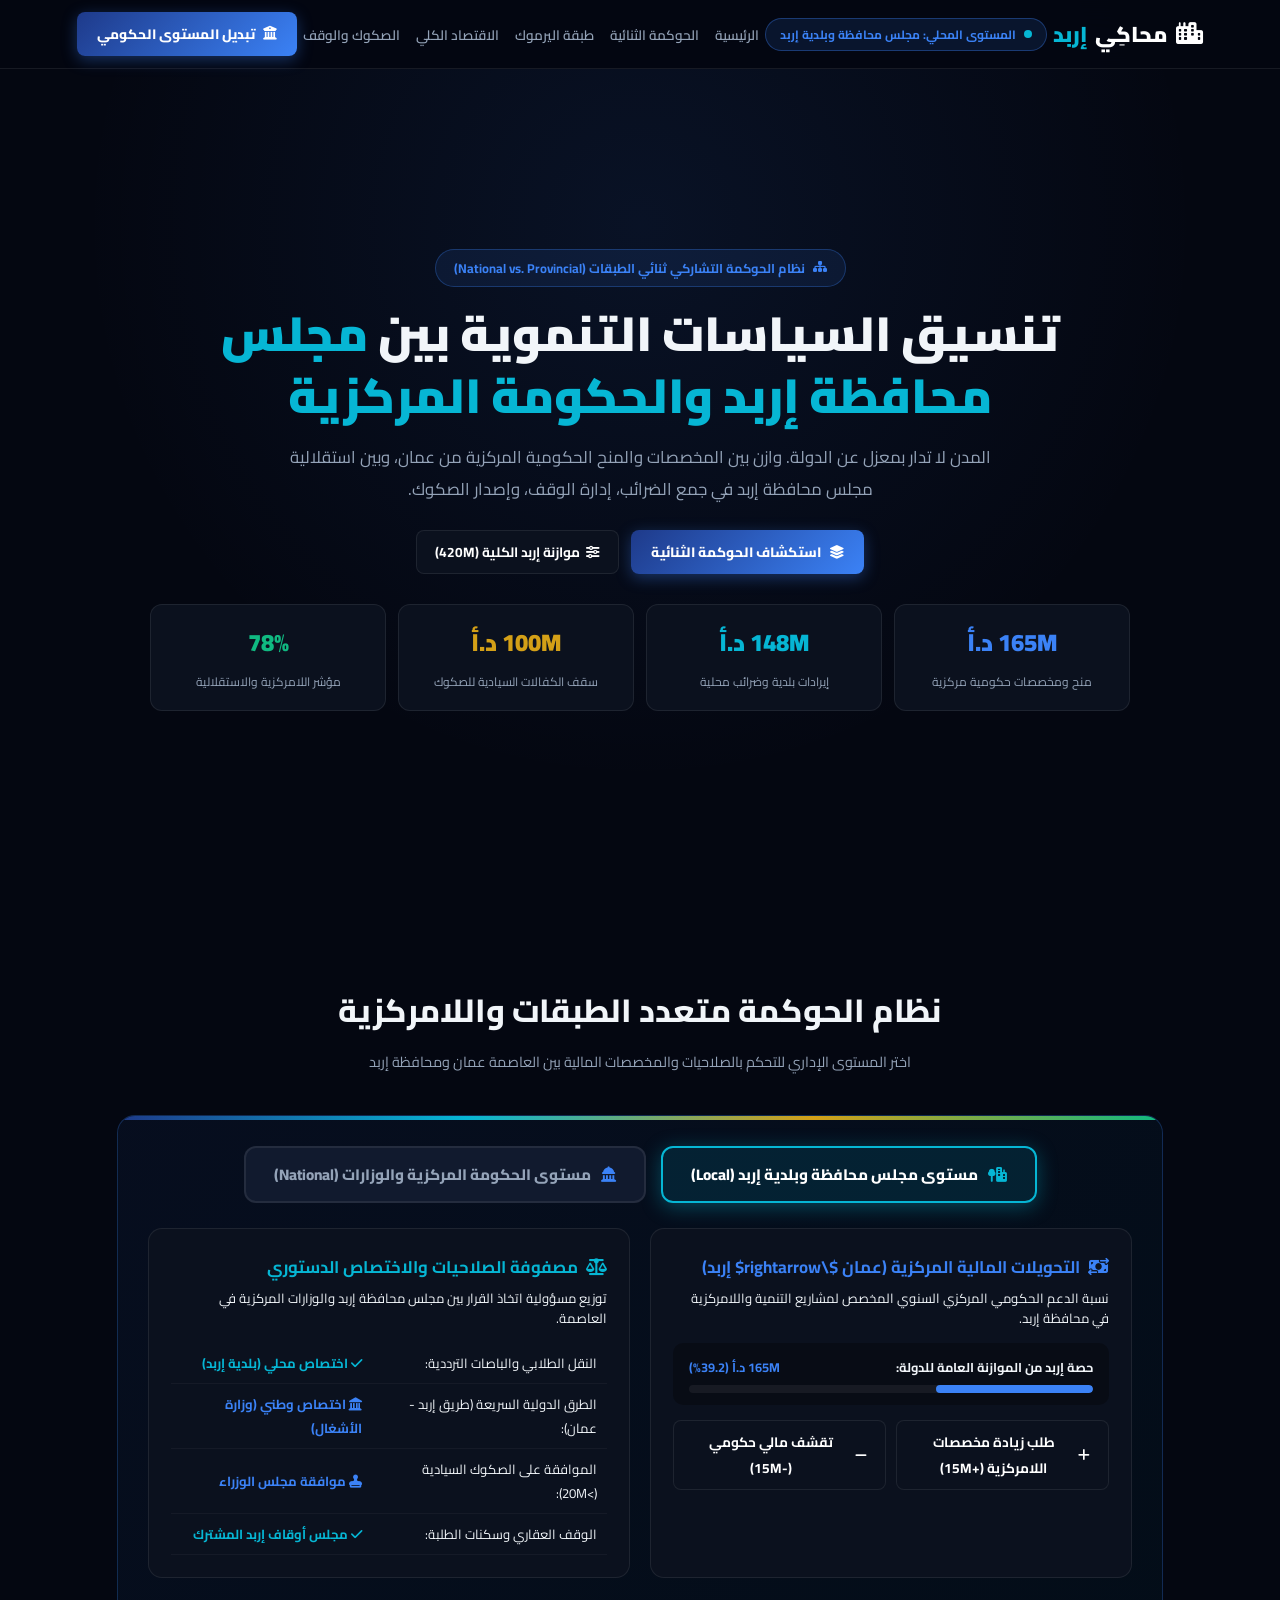
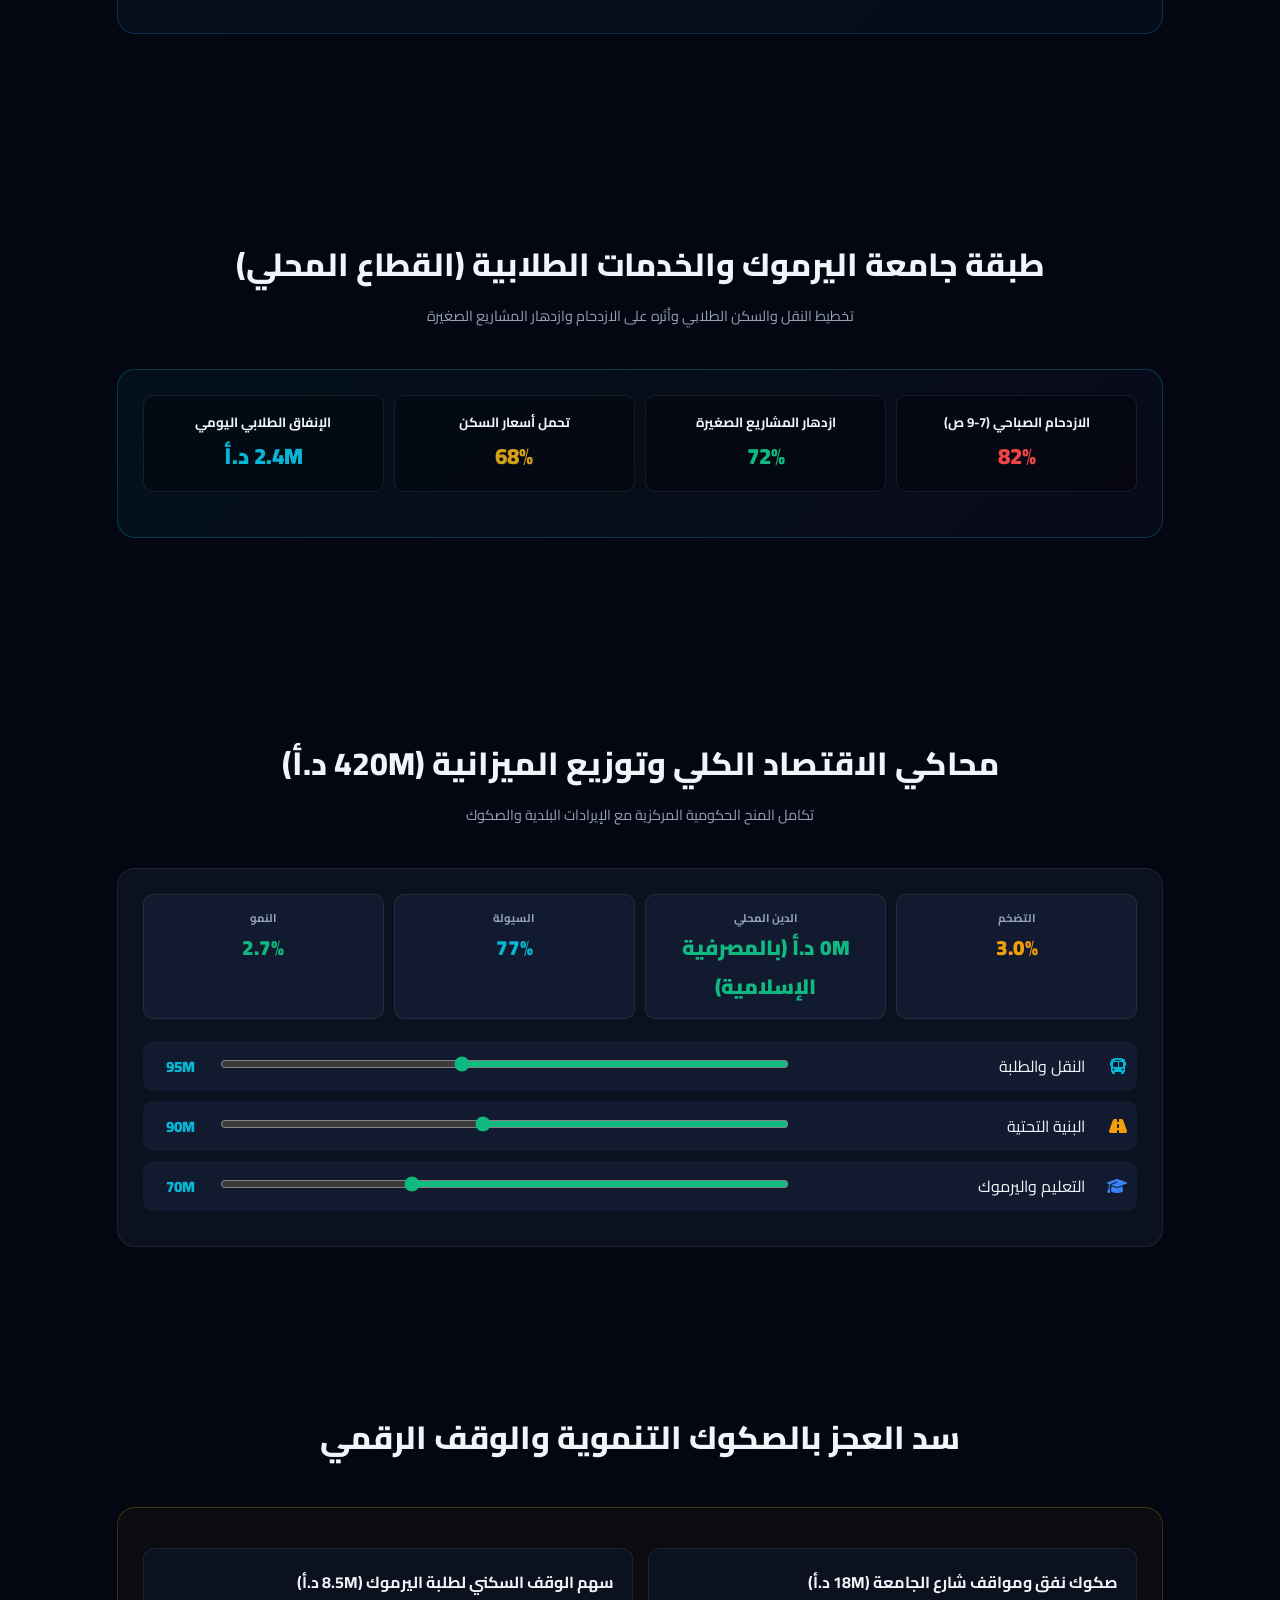
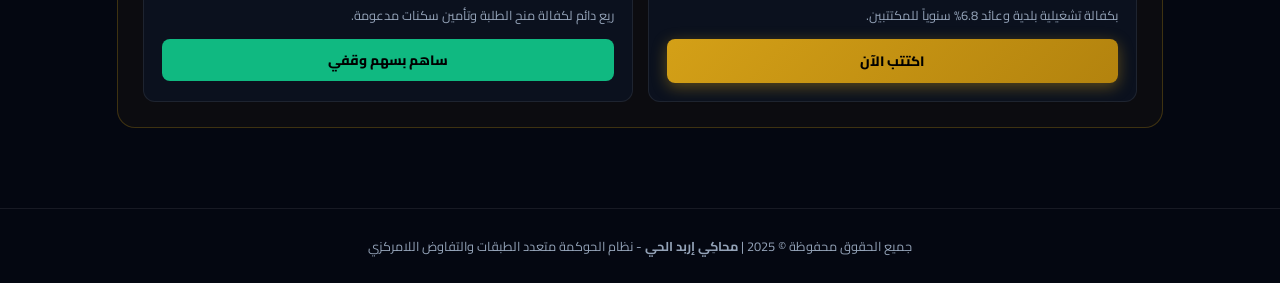
<file: index.html>
<!DOCTYPE html>
<html lang="ar" dir="rtl">
<head>
    <meta charset="UTF-8">
    <meta name="viewport" content="width=device-width, initial-scale=1.0">
    <title>محاكِي إربد الحي | نظام الحوكمة متعدد الطبقات والذكاء الاصطناعي والصكوك</title>
    <meta name="description" content="منظومة الحوكمة التشاركية متعددة الطبقات (المستوى الوطني vs المستوى المحلي)، ومحاكاة الاقتصاد الكلي والوقف لمدينة إربد.">
    
    <!-- خط القاهرة -->
    <link href="https://fonts.googleapis.com/css2?family=Cairo:wght@400;600;700;900&display=swap" rel="stylesheet">
    <!-- أيقونات FontAwesome -->
    <link rel="stylesheet" href="https://cdnjs.cloudflare.com/ajax/libs/font-awesome/6.5.1/css/all.min.css">

    <style>
        :root {
            --bg: #040711;
            --card: #0b111e;
            --card2: #111a2e;
            --green: #10b981;
            --green-glow: rgba(16, 185, 129, 0.35);
            --blue: #3b82f6;
            --blue-glow: rgba(59, 130, 246, 0.35);
            --orange: #f59e0b;
            --red: #ef4444;
            --purple: #8b5cf6;
            --purple-glow: rgba(139, 92, 246, 0.4);
            --cyan: #06b6d4;
            --cyan-glow: rgba(6, 182, 212, 0.35);
            --gold: #d4a017;
            --gold-glow: rgba(212, 160, 23, 0.4);
            --national-flag: #e50914;
            --text: #f1f5f9;
            --muted: #94a3b8;
            --border: rgba(255, 255, 255, 0.08);
            --transition: all 0.3s cubic-bezier(0.4, 0, 0.2, 1);
        }

        * { margin:0; padding:0; box-sizing:border-box; font-family:'Cairo',sans-serif; scroll-behavior:smooth; }
        body { background:var(--bg); color:var(--text); overflow-x:hidden; }

        /* Header */
        header {
            position:fixed; top:0; width:100%; background:rgba(4,7,17,0.95);
            backdrop-filter:blur(15px); z-index:1000; border-bottom:1px solid var(--border);
            padding:12px 6%; display:flex; justify-content:space-between; align-items:center;
        }
        .logo { font-size:1.35rem; font-weight:900; color:#fff; text-decoration:none; display:flex; align-items:center; gap:8px; }
        .logo span { color:var(--cyan); }
        nav ul { display:flex; list-style:none; gap:16px; }
        nav a { color:var(--muted); text-decoration:none; font-weight:600; font-size:0.85rem; transition:var(--transition); }
        nav a:hover { color:var(--cyan); }
        
        .gov-level-badge {
            background:rgba(59,130,246,0.12); border:1px solid rgba(59,130,246,0.35);
            color:var(--blue); padding:4px 14px; border-radius:20px; font-size:0.75rem;
            font-weight:bold; display:inline-flex; align-items:center; gap:8px;
        }
        .pulse-live { width:8px; height:8px; background:var(--cyan); border-radius:50%; animation:blink 1.2s infinite; }
        @keyframes blink { 0%, 100% { opacity: 1; } 50% { opacity: 0.2; } }

        /* Buttons */
        .btn-main {
            background:var(--green); color:#000; padding:8px 18px; border-radius:8px;
            font-weight:800; font-size:0.85rem; border:none; cursor:pointer; text-decoration:none;
            display:inline-flex; align-items:center; gap:6px; transition:var(--transition);
        }
        .btn-main:hover { background:#34d399; transform:translateY(-2px); box-shadow:0 4px 15px var(--green-glow); }
        
        .btn-gold {
            background:linear-gradient(135deg, var(--gold), #b3830e); color:#000;
            padding:9px 20px; border-radius:8px; font-weight:800; font-size:0.85rem;
            border:none; cursor:pointer; text-decoration:none; display:inline-flex; align-items:center; gap:6px;
            transition:var(--transition); box-shadow:0 4px 15px var(--gold-glow);
        }

        .btn-national {
            background:linear-gradient(135deg, #1e3a8a, #3b82f6); color:#fff;
            padding:9px 20px; border-radius:8px; font-weight:800; font-size:0.85rem;
            border:none; cursor:pointer; text-decoration:none; display:inline-flex; align-items:center; gap:8px;
            transition:var(--transition); box-shadow:0 4px 15px var(--blue-glow);
        }

        .btn-outline {
            background:var(--card); border:1px solid var(--border); color:#fff;
            padding:8px 18px; border-radius:8px; font-weight:700; font-size:0.85rem;
            cursor:pointer; transition:var(--transition); text-decoration:none;
            display:inline-flex; align-items:center; gap:6px;
        }
        .btn-outline:hover { border-color:var(--cyan); color:var(--cyan); }

        /* Hero */
        .hero {
            min-height:100vh; padding:120px 6% 60px; display:flex; flex-direction:column;
            align-items:center; justify-content:center; text-align:center;
            background:radial-gradient(circle at 50% 25%, rgba(59,130,246,0.09) 0%, transparent 60%);
        }
        .hero-badge {
            background:rgba(59,130,246,0.1); border:1px solid rgba(59,130,246,0.3);
            color:var(--blue); padding:6px 18px; border-radius:30px; font-size:0.8rem;
            font-weight:700; margin-bottom:15px; display:inline-flex; align-items:center; gap:8px;
        }
        .hero h1 { font-size:3rem; font-weight:900; max-width:940px; line-height:1.3; margin-bottom:15px; }
        .hero h1 span { color:var(--cyan); }
        .hero p { color:var(--muted); font-size:1.05rem; max-width:740px; margin-bottom:25px; }
        .hero-actions { display:flex; gap:12px; flex-wrap:wrap; justify-content:center; margin-bottom:30px; }

        /* Stats */
        .stats-row {
            display:grid; grid-template-columns:repeat(auto-fit, minmax(160px, 1fr));
            gap:12px; max-width:980px; width:100%;
        }
        .stat-card { background:var(--card); border:1px solid var(--border); border-radius:12px; padding:15px; text-align:center; }
        .stat-card h3 { font-size:1.5rem; font-weight:900; }
        .stat-card span { color:var(--muted); font-size:0.75rem; }

        .section { padding:80px 6%; max-width:1200px; margin:auto; }
        .sec-header { text-align:center; margin-bottom:40px; }
        .sec-header h2 { font-size:2rem; font-weight:800; margin-bottom:8px; }
        .sec-header p { color:var(--muted); font-size:0.9rem; }

        /* 🏛️ نظام الحوكمة متعدد الطبقات (National vs. Provincial Governance) 🏛️ */
        .governance-system-box {
            background: linear-gradient(135deg, rgba(59,130,246,0.06), rgba(6,182,212,0.04));
            border: 1px solid rgba(59,130,246,0.25); border-radius: 18px; padding: 30px;
            margin-bottom: 40px; position: relative; overflow: hidden;
        }
        .governance-system-box::before {
            content:''; position:absolute; top:0; right:0; width:100%; height:4px;
            background:linear-gradient(90deg, #1e3a8a, var(--cyan), var(--gold), var(--green));
        }

        .gov-switcher-tabs {
            display: flex; justify-content: center; gap: 15px; margin-bottom: 25px; flex-wrap: wrap;
        }
        .gov-tab-btn {
            background: var(--card2); border: 2px solid var(--border); color: var(--muted);
            padding: 12px 28px; border-radius: 12px; font-weight: 800; font-size: 0.95rem; cursor: pointer; transition: var(--transition);
            display: flex; align-items: center; gap: 10px;
        }
        .gov-tab-btn.active-provincial {
            border-color: var(--cyan); background: rgba(6,182,212,0.12); color: #fff; box-shadow: 0 4px 20px var(--cyan-glow);
        }
        .gov-tab-btn.active-national {
            border-color: var(--blue); background: rgba(59,130,246,0.15); color: #fff; box-shadow: 0 4px 20px var(--blue-glow);
        }

        .gov-panels-container {
            display: grid; grid-template-columns: repeat(auto-fit, minmax(320px, 1fr));
            gap: 20px; margin-bottom: 25px;
        }

        .gov-layer-card {
            background: var(--card); border: 1px solid var(--border); border-radius: 14px;
            padding: 22px; transition: var(--transition);
        }
        .gov-layer-card h4 { font-size: 1.05rem; margin-bottom: 6px; display: flex; align-items: center; gap: 8px; }
        .gov-layer-card p { font-size: 0.82rem; color: var(--text-muted); line-height: 1.5; margin-bottom: 15px; }

        .gov-meter-box {
            background: rgba(0,0,0,0.3); padding: 12px 16px; border-radius: 10px; margin-bottom: 12px;
        }
        .meter-header { display: flex; justify-content: space-between; font-size: 0.8rem; font-weight: bold; margin-bottom: 6px; }
        .meter-bg { width: 100%; height: 8px; background: rgba(255,255,255,0.06); border-radius: 4px; overflow: hidden; }
        .meter-fill { height: 100%; border-radius: 4px; transition: width 0.5s ease; }

        .jurisdiction-table {
            width: 100%; border-collapse: collapse; font-size: 0.82rem; margin-top: 10px;
        }
        .jurisdiction-table td { padding: 8px 10px; border-bottom: 1px solid rgba(255,255,255,0.04); }
        .tag-local { color: var(--cyan); font-weight: bold; }
        .tag-national { color: var(--blue); font-weight: bold; }

        /* طبقة اليرموك */
        .yarmouk-box { background: linear-gradient(135deg, rgba(6,182,212,0.06), rgba(139,92,246,0.04)); border: 1px solid rgba(6,182,212,0.25); border-radius: 18px; padding: 25px; margin-bottom: 35px; }
        .yarmouk-grid { display: grid; grid-template-columns: repeat(auto-fit, minmax(170px, 1fr)); gap: 10px; margin-bottom: 20px; }
        .yarmouk-card { background: rgba(0,0,0,0.3); border: 1px solid var(--border); padding: 14px; border-radius: 10px; text-align: center; }
        .yarmouk-card .val { font-size: 1.4rem; font-weight: 900; color: var(--cyan); }

        /* المحاكاة والميزانية */
        .sim-container { background:var(--card); border:1px solid var(--border); border-radius:18px; padding:25px; max-width:1050px; margin:auto; }
        .macro-grid { display:grid; grid-template-columns:repeat(auto-fit, minmax(130px, 1fr)); gap:10px; margin-bottom:22px; }
        .macro-card { background:var(--card2); border:1px solid var(--border); border-radius:10px; padding:12px; text-align:center; }
        .macro-val { font-size:1.3rem; font-weight:900; }

        .sector-row { display:flex; align-items:center; gap:12px; margin-bottom:10px; padding:10px; background:var(--card2); border-radius:10px; flex-wrap:wrap; }
        .sector-slider { flex:2; min-width:140px; }
        .sector-slider input[type="range"] { width:100%; accent-color:var(--green); cursor:pointer; }
        .sector-value { font-size:0.95rem; font-weight:900; color:var(--cyan); min-width:55px; text-align:center; }

        /* الصكوك والوقف */
        .crowd-islamic-section { background: rgba(212,160,23,0.04); border: 1px solid rgba(212,160,23,0.25); border-radius: 18px; padding: 25px; margin-top: 30px; }
        .crowd-campaigns-grid { display: grid; grid-template-columns: repeat(auto-fit, minmax(280px, 1fr)); gap: 15px; margin-top: 15px; }
        .campaign-card { background: var(--card); border: 1px solid var(--border); border-radius: 12px; padding: 18px; }

        footer { border-top:1px solid var(--border); padding:25px 6%; text-align:center; color:var(--muted); font-size:0.8rem; }

        @media(max-width:768px) {
            .hero h1 { font-size:2rem; }
            nav ul { display:none; }
            .sector-row { flex-direction:column; text-align:center; }
        }
    </style>
</head>
<body>

    <!-- Header -->
    <header>
        <a href="#" class="logo"><i class="fa-solid fa-city"></i> محاكِي <span>إربد</span></a>
        <div class="gov-level-badge" id="headerGovBadge"><div class="pulse-live"></div> المستوى المحلي: مجلس محافظة وبلدية إربد</div>
        <nav>
            <ul>
                <li><a href="#hero">الرئيسية</a></li>
                <li><a href="#governance-system">الحوكمة الثنائية</a></li>
                <li><a href="#yarmouk">طبقة اليرموك</a></li>
                <li><a href="#macro">الاقتصاد الكلي</a></li>
                <li><a href="#islamic">الصكوك والوقف</a></li>
            </ul>
        </nav>
        <a href="#governance-system" class="btn-national"><i class="fa-solid fa-building-columns"></i> تبديل المستوى الحكومي</a>
    </header>

    <!-- Hero -->
    <section class="hero">
        <div class="hero-badge"><i class="fa-solid fa-sitemap"></i> نظام الحوكمة التشاركي ثنائي الطبقات (National vs. Provincial)</div>
        <h1>تنسيق السياسات التنموية بين <span>مجلس محافظة إربد والحكومة المركزية</span></h1>
        <p>المدن لا تدار بمعزل عن الدولة. وازن بين المخصصات والمنح الحكومية المركزية من عمان، وبين استقلالية مجلس محافظة إربد في جمع الضرائب، إدارة الوقف، وإصدار الصكوك.</p>
        
        <div class="hero-actions">
            <a href="#governance-system" class="btn-national"><i class="fa-solid fa-layer-group"></i> استكشاف الحوكمة الثنائية</a>
            <a href="#macro" class="btn-outline"><i class="fa-solid fa-sliders"></i> موازنة إربد الكلية (420M)</a>
        </div>

        <div class="stats-row">
            <div class="stat-card"><h3 style="color:var(--blue);" id="centralGrantVal">165M د.أ</h3><span>منح ومخصصات حكومية مركزية</span></div>
            <div class="stat-card"><h3 style="color:var(--cyan);" id="localRevenueVal">148M د.أ</h3><span>إيرادات بلدية وضرائب محلية</span></div>
            <div class="stat-card"><h3 style="color:var(--gold);" id="sovereignSukukBacking">100M د.أ</h3><span>سقف الكفالات السيادية للصكوك</span></div>
            <div class="stat-card"><h3 style="color:var(--green);" id="autonomyScore">78%</h3><span>مؤشر اللامركزية والاستقلالية</span></div>
        </div>
    </section>

    <!-- 🏛️ نظام الحوكمة متعدد الطبقات (National vs. Provincial Governance) 🏛️ -->
    <section class="section" id="governance-system">
        <div class="sec-header">
            <h2>نظام الحوكمة متعدد الطبقات واللامركزية</h2>
            <p>اختر المستوى الإداري للتحكم بالصلاحيات والمخصصات المالية بين العاصمة عمان ومحافظة إربد</p>
        </div>

        <div class="governance-system-box">
            <!-- أزرار التبديل بين المستوى الوطني والمحلي -->
            <div class="gov-switcher-tabs">
                <button class="gov-tab-btn active-provincial" id="btnProvincial" onclick="switchGovView('provincial')">
                    <i class="fa-solid fa-tree-city" style="color:var(--cyan);"></i> مستوى مجلس محافظة وبلدية إربد (Local)
                </button>
                <button class="gov-tab-btn" id="btnNational" onclick="switchGovView('national')">
                    <i class="fa-solid fa-landmark-dome" style="color:var(--blue);"></i> مستوى الحكومة المركزية والوزارات (National)
                </button>
            </div>

            <div class="gov-panels-container">
                <!-- بطاقة الموازنة والتحويلات المركزية -->
                <div class="gov-layer-card">
                    <h4 style="color:var(--blue);"><i class="fa-solid fa-money-bill-transfer"></i> التحويلات المالية المركزية (عمان $\rightarrow$ إربد)</h4>
                    <p>نسبة الدعم الحكومي المركزي السنوي المخصص لمشاريع التنمية واللامركزية في محافظة إربد.</p>

                    <div class="gov-meter-box">
                        <div class="meter-header">
                            <span>حصة إربد من الموازنة العامة للدولة:</span>
                            <strong style="color:var(--blue);" id="grantAmountText">165M د.أ (39.2%)</strong>
                        </div>
                        <div class="meter-bg"><div class="meter-fill" id="grantMeterFill" style="width:39%; background:var(--blue);"></div></div>
                    </div>

                    <div style="display:flex; gap:10px; margin-top:15px;">
                        <button class="btn-outline" style="flex:1;" onclick="adjustCentralGrants(15)">
                            <i class="fa-solid fa-plus"></i> طلب زيادة مخصصات اللامركزية (+15M)
                        </button>
                        <button class="btn-outline" style="flex:1;" onclick="adjustCentralGrants(-15)">
                            <i class="fa-solid fa-minus"></i> تقشف مالي حكومي (-15M)
                        </button>
                    </div>
                </div>

                <!-- بطاقة مصفوفة الصلاحيات وقانون اللامركزية -->
                <div class="gov-layer-card">
                    <h4 style="color:var(--cyan);"><i class="fa-solid fa-scale-balanced"></i> مصفوفة الصلاحيات والاختصاص الدستوري</h4>
                    <p>توزيع مسؤولية اتخاذ القرار بين مجلس محافظة إربد والوزارات المركزية في العاصمة.</p>

                    <table class="jurisdiction-table">
                        <tr>
                            <td>النقل الطلابي والباصات الترددية:</td>
                            <td class="tag-local"><i class="fa-solid fa-check"></i> اختصاص محلي (بلدية إربد)</td>
                        </tr>
                        <tr>
                            <td>الطرق الدولية السريعة (طريق إربد - عمان):</td>
                            <td class="tag-national"><i class="fa-solid fa-landmark"></i> اختصاص وطني (وزارة الأشغال)</td>
                        </tr>
                        <tr>
                            <td>الموافقة على الصكوك السيادية (>20M):</td>
                            <td class="tag-national"><i class="fa-solid fa-stamp"></i> موافقة مجلس الوزراء</td>
                        </tr>
                        <tr>
                            <td>الوقف العقاري وسكنات الطلبة:</td>
                            <td class="tag-local"><i class="fa-solid fa-check"></i> مجلس أوقاف إربد المشترك</td>
                        </tr>
                    </table>
                </div>
            </div>
        </div>
    </section>

    <!-- 🎓 طبقة اليرموك -->
    <section class="section" id="yarmouk">
        <div class="sec-header">
            <h2>طبقة جامعة اليرموك والخدمات الطلابية (القطاع المحلي)</h2>
            <p>تخطيط النقل والسكن الطلابي وأثره على الازدحام وازدهار المشاريع الصغيرة</p>
        </div>
        <div class="yarmouk-box">
            <div class="yarmouk-grid">
                <div class="yarmouk-card"><h5>الازدحام الصباحي (7-9 ص)</h5><div class="val" id="yCongestion" style="color:var(--red);">82%</div></div>
                <div class="yarmouk-card"><h5>ازدهار المشاريع الصغيرة</h5><div class="val" id="yBizBoom" style="color:var(--green);">72%</div></div>
                <div class="yarmouk-card"><h5>تحمل أسعار السكن</h5><div class="val" id="yHousing" style="color:var(--gold);">68%</div></div>
                <div class="yarmouk-card"><h5>الإنفاق الطلابي اليومي</h5><div class="val" id="ySpend" style="color:var(--cyan);">2.4M د.أ</div></div>
            </div>
        </div>
    </section>

    <!-- 📊 الاقتصاد الكلي والموازنة -->
    <section class="section" id="macro">
        <div class="sec-header">
            <h2>محاكي الاقتصاد الكلي وتوزيع الميزانية (420M د.أ)</h2>
            <p>تكامل المنح الحكومية المركزية مع الإيرادات البلدية والصكوك</p>
        </div>
        <div class="sim-container">
            <div class="macro-grid">
                <div class="macro-card"><h4 style="font-size:0.7rem; color:var(--muted);">التضخم</h4><div class="macro-val" id="vInf" style="color:var(--orange);">3.2%</div></div>
                <div class="macro-card"><h4 style="font-size:0.7rem; color:var(--muted);">الدين المحلي</h4><div class="macro-val" id="vDebt" style="color:var(--green);">0M د.أ (بالمصرفية الإسلامية)</div></div>
                <div class="macro-card"><h4 style="font-size:0.7rem; color:var(--muted);">السيولة</h4><div class="macro-val" id="vLiq" style="color:var(--cyan);">78%</div></div>
                <div class="macro-card"><h4 style="font-size:0.7rem; color:var(--muted);">النمو</h4><div class="macro-val" id="vGro" style="color:var(--green);">2.6%</div></div>
            </div>
            <div class="sector-row"><i class="fa-solid fa-bus" style="color:var(--cyan); width:30px;"></i><span style="flex:1;">النقل والطلبة</span><div class="sector-slider"><input type="range" min="20" max="150" value="95" id="s0" oninput="runSim()"></div><div class="sector-value" id="val0">95M</div></div>
            <div class="sector-row"><i class="fa-solid fa-road" style="color:var(--orange); width:30px;"></i><span style="flex:1;">البنية التحتية</span><div class="sector-slider"><input type="range" min="20" max="150" value="90" id="s1" oninput="runSim()"></div><div class="sector-value" id="val1">90M</div></div>
            <div class="sector-row"><i class="fa-solid fa-graduation-cap" style="color:var(--blue); width:30px;"></i><span style="flex:1;">التعليم واليرموك</span><div class="sector-slider"><input type="range" min="10" max="100" value="70" id="s3" oninput="runSim()"></div><div class="sector-value" id="val3">70M</div></div>
        </div>
    </section>

    <!-- 🕌 الصكوك والوقف -->
    <section class="section" id="islamic">
        <div class="sec-header">
            <h2>سد العجز بالصكوك التنموية والوقف الرقمي</h2>
        </div>
        <div class="crowd-islamic-section">
            <div class="crowd-campaigns-grid">
                <div class="campaign-card"><h4>صكوك نفق ومواقف شارع الجامعة (18M د.أ)</h4><p style="font-size:0.8rem; color:var(--muted); margin:6px 0 12px;">بكفالة تشغيلية بلدية وعائد 6.8% سنوياً للمكتتبين.</p><button class="btn-gold" style="width:100%; justify-content:center;" onclick="alert('تم تسجيل الاكتتاب في الصكوك بنجاح!')">اكتتب الآن</button></div>
                <div class="campaign-card"><h4>سهم الوقف السكني لطلبة اليرموك (8.5M د.أ)</h4><p style="font-size:0.8rem; color:var(--muted); margin:6px 0 12px;">ريع دائم لكفالة منح الطلبة وتأمين سكنات مدعومة.</p><button class="btn-main" style="width:100%; justify-content:center;" onclick="alert('تم تسجيل المساهمة الوقفية بنجاح!')">ساهم بسهم وقفي</button></div>
            </div>
        </div>
    </section>

    <footer><p>جميع الحقوق محفوظة &copy; 2025 | <strong>محاكِي إربد الحي</strong> - نظام الحوكمة متعدد الطبقات والتفاوض اللامركزي</p></footer>

    <!-- محرك الحوكمة الثنائية والمحاكاة -->
    <script>
        let centralGrant = 165; // المنح المركزية بالمليون دينار
        let currentGovLevel = 'provincial';

        function switchGovView(level) {
            currentGovLevel = level;
            const btnProv = document.getElementById('btnProvincial');
            const btnNat = document.getElementById('btnNational');
            const badge = document.getElementById('headerGovBadge');

            if (level === 'provincial') {
                btnProv.className = 'gov-tab-btn active-provincial';
                btnNat.className = 'gov-tab-btn';
                badge.innerHTML = '<div class="pulse-live"></div> المستوى المحلي: مجلس محافظة وبلدية إربد';
                badge.style.color = 'var(--cyan)';
                badge.style.borderColor = 'rgba(6,182,212,0.35)';
            } else {
                btnNat.className = 'gov-tab-btn active-national';
                btnProv.className = 'gov-tab-btn';
                badge.innerHTML = '<div class="pulse-live" style="background:var(--blue);"></div> المستوى الوطني: الحكومة المركزية ووزارة الإدارة المحلية';
                badge.style.color = 'var(--blue)';
                badge.style.borderColor = 'rgba(59,130,246,0.35)';
            }
        }

        function adjustCentralGrants(delta) {
            centralGrant = Math.max(100, Math.min(250, centralGrant + delta));
            const pct = ((centralGrant / 420) * 100).toFixed(1);
            
            document.getElementById('grantAmountText').innerText = `${centralGrant}M د.أ (${pct}%)`;
            document.getElementById('grantMeterFill').style.width = pct + '%';
            document.getElementById('centralGrantVal').innerText = `${centralGrant}M د.أ`;

            // تحديث مؤشر الاستقلالية
            const autonomy = Math.round(100 - (centralGrant / 420) * 50);
            document.getElementById('autonomyScore').innerText = autonomy + '%';

            alert(delta > 0 
                ? `نجحت مفاوضات مجلس محافظة إربد مع وزارة المالية في عمان!\nتمت زيادة التحويلات المركزية بمقدار (+15M د.أ).`
                : `فرضت الحكومة المركزية في عمان إجراءات تقشفية لخفض العجز الوطني!\nتم تقليص المنح الموجهة لمحافظة إربد بمقدار (-15M د.أ).`
            );
            runSim();
        }

        function runSim() {
            const s0 = parseInt(document.getElementById('s0').value);
            const s1 = parseInt(document.getElementById('s1').value);
            const s3 = parseInt(document.getElementById('s3').value);
            
            document.getElementById('val0').innerText = s0 + 'M';
            document.getElementById('val1').innerText = s1 + 'M';
            document.getElementById('val3').innerText = s3 + 'M';

            const total = s0 + s1 + s3 + 145;
            const balance = (centralGrant + 148 + 107) - total;
            
            document.getElementById('vInf').innerText = Math.max(1.2, (3.2 + (total > 420 ? 0.4 : -0.2))).toFixed(1) + '%';
            document.getElementById('vLiq').innerText = Math.max(20, Math.min(95, 75 + balance * 0.1)).toFixed(0) + '%';
            document.getElementById('vGro').innerText = (2.2 + (s3 / 420) * 3).toFixed(1) + '%';
        }

        runSim();
    </script>
</body>
</html>
</file>
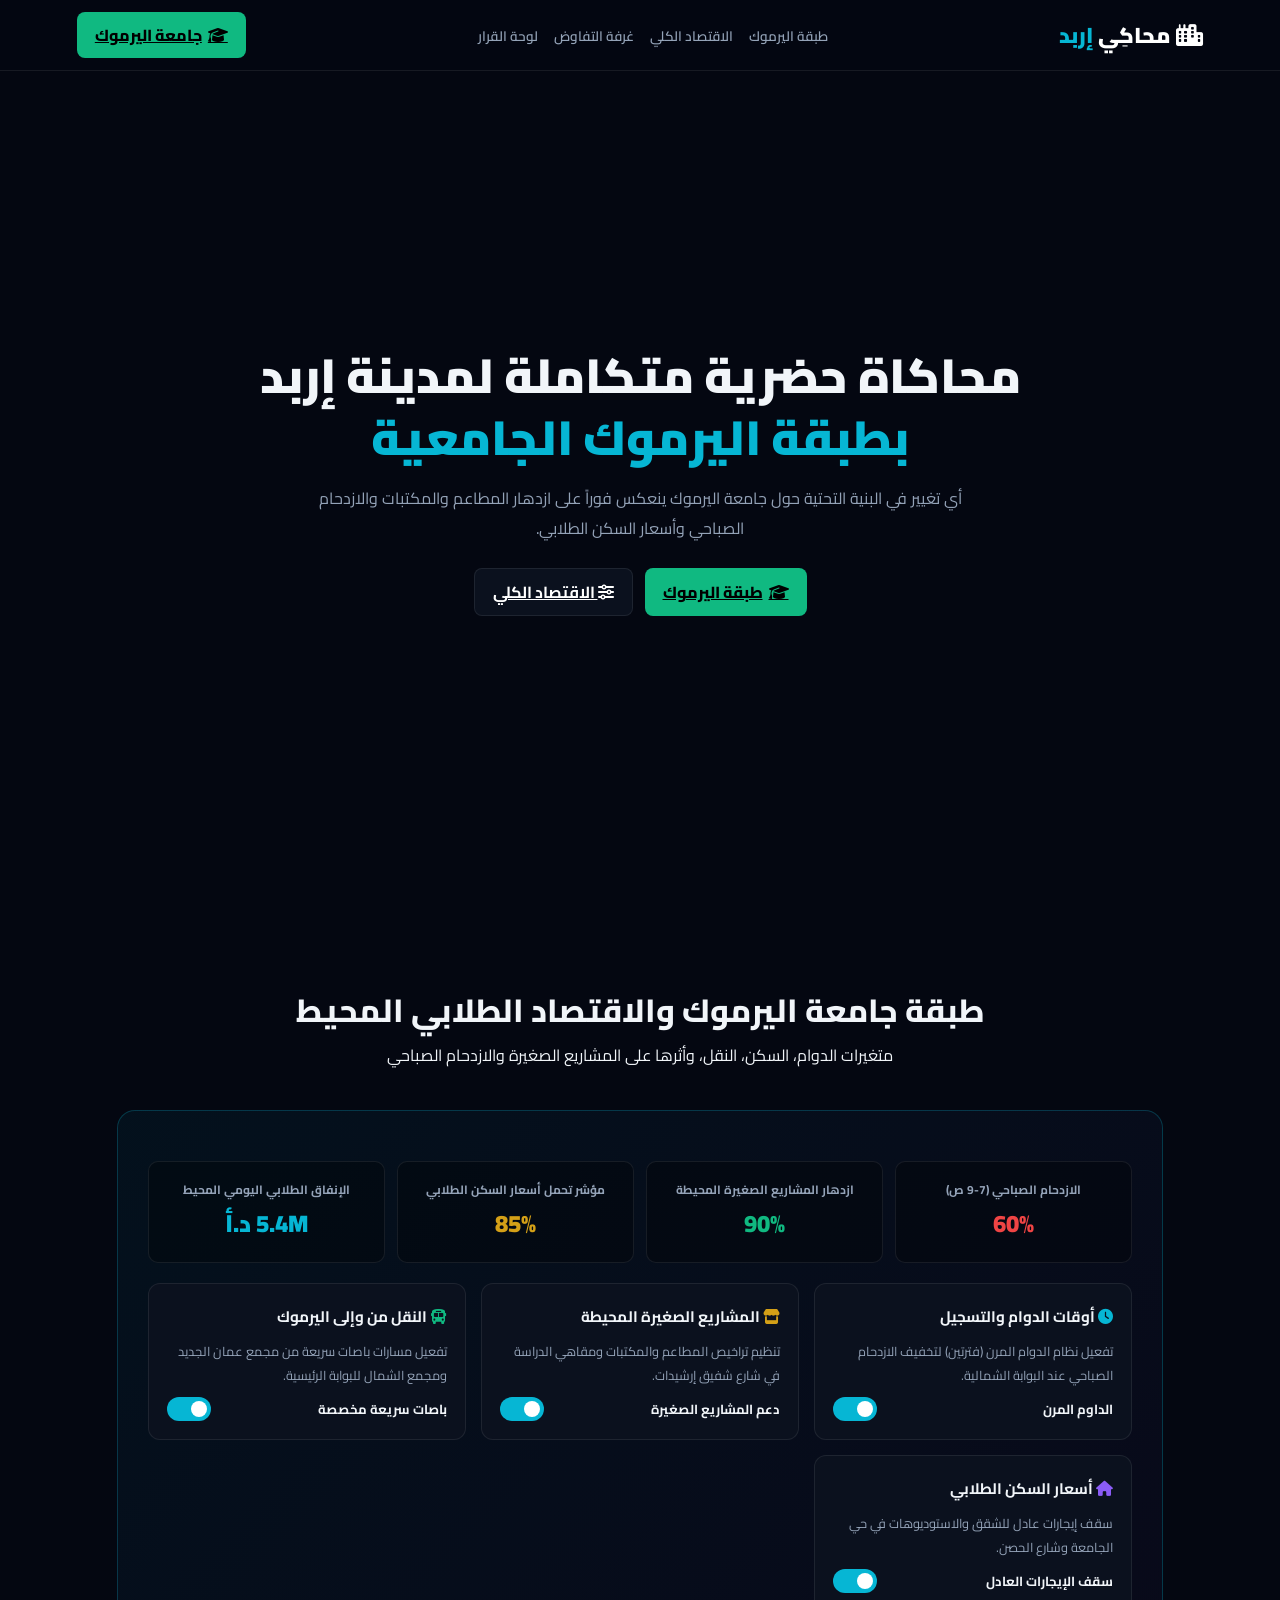
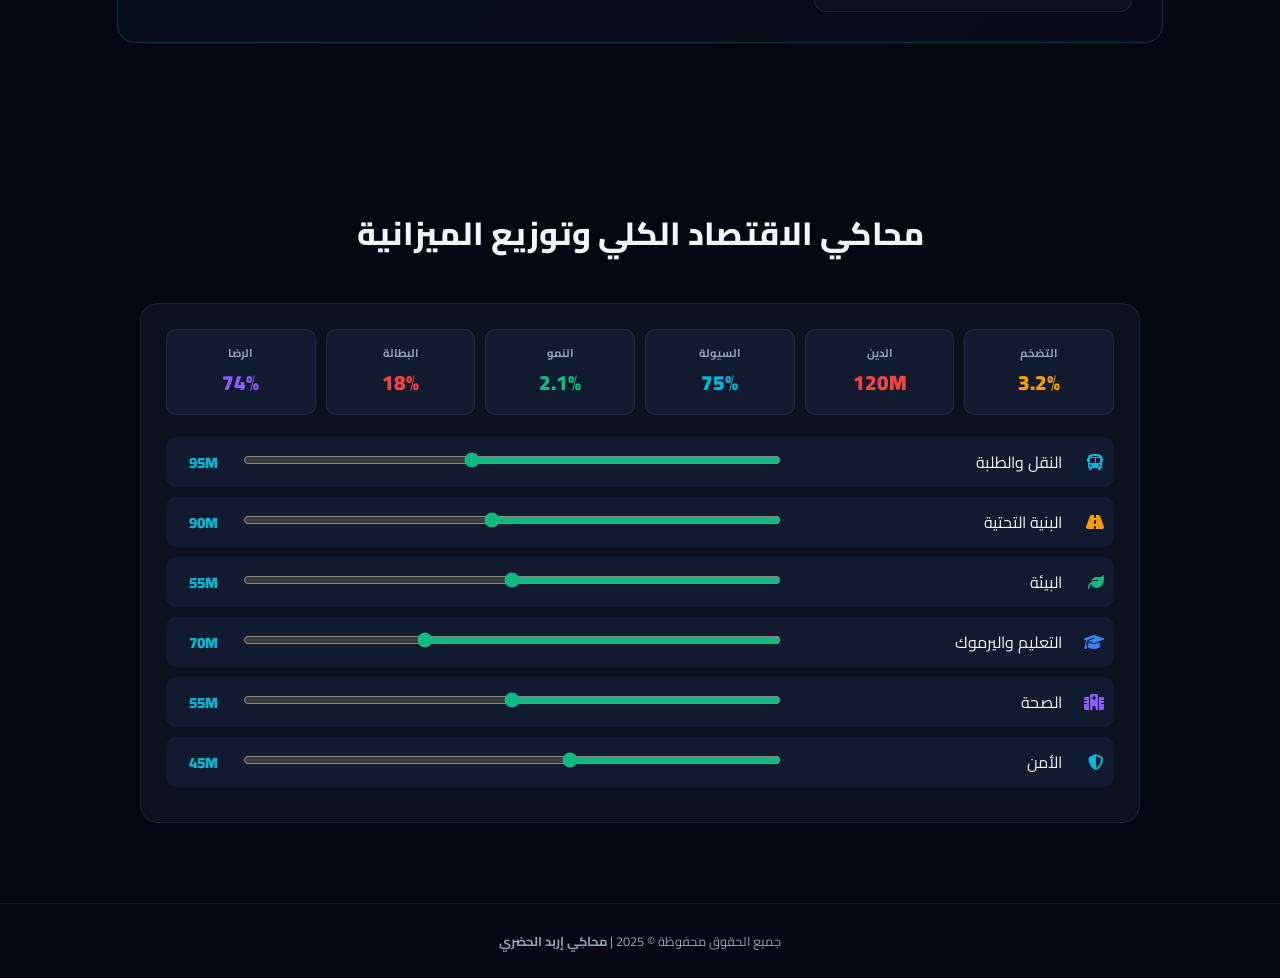
<file: templates/index.html>
<!DOCTYPE html>
<html lang="ar" dir="rtl">
<head>
    <meta charset="UTF-8">
    <meta name="viewport" content="width=device-width, initial-scale=1.0">
    <title>محاكِي إربد الحضري | طبقة اليرموك والاقتصاد الكلي والتفاوض</title>
    <link href="https://fonts.googleapis.com/css2?family=Cairo:wght@400;700;900&display=swap" rel="stylesheet">
    <link rel="stylesheet" href="https://cdnjs.cloudflare.com/ajax/libs/font-awesome/6.5.1/css/all.min.css">
    <link rel="stylesheet" href="/static/css/style.css">
</head>
<body>
    <header>
        <a href="/" class="logo"><i class="fa-solid fa-city"></i> محاكِي <span>إربد</span></a>
        <nav>
            <ul>
                <li><a href="#yarmouk">طبقة اليرموك</a></li>
                <li><a href="#macro">الاقتصاد الكلي</a></li>
                <li><a href="/multiplayer">غرفة التفاوض</a></li>
                <li><a href="/dashboard">لوحة القرار</a></li>
            </ul>
        </nav>
        <a href="#yarmouk" class="btn-main"><i class="fa-solid fa-graduation-cap"></i> جامعة اليرموك</a>
    </header>

    <section class="hero">
        <h1>محاكاة حضرية متكاملة لمدينة إربد <span>بطبقة اليرموك الجامعية</span></h1>
        <p style="color:var(--muted); max-width:700px; margin-bottom:25px;">أي تغيير في البنية التحتية حول جامعة اليرموك ينعكس فوراً على ازدهار المطاعم والمكتبات والازدحام الصباحي وأسعار السكن الطلابي.</p>
        <div style="display:flex; gap:12px; flex-wrap:wrap; justify-content:center;">
            <a href="#yarmouk" class="btn-main"><i class="fa-solid fa-graduation-cap"></i> طبقة اليرموك</a>
            <a href="#macro" class="btn-outline"><i class="fa-solid fa-sliders"></i> الاقتصاد الكلي</a>
        </div>
    </section>

    <!-- 🎓 طبقة محاكاة البيئة الجامعية (Yarmouk University Layer) -->
    <section class="section" id="yarmouk">
        <div class="sec-header">
            <h2>طبقة جامعة اليرموك والاقتصاد الطلابي المحيط</h2>
            <p>متغيرات الدوام، السكن، النقل، وأثرها على المشاريع الصغيرة والازدحام الصباحي</p>
        </div>

        <div class="yarmouk-layer">
            <!-- مؤشرات اليرموك الحية -->
            <div class="yarmouk-kpi-grid">
                <div class="yarmouk-kpi">
                    <h5>الازدحام الصباحي (7-9 ص)</h5>
                    <div class="val" id="yCongestion" style="color:var(--red);">82%</div>
                </div>
                <div class="yarmouk-kpi">
                    <h5>ازدهار المشاريع الصغيرة المحيطة</h5>
                    <div class="val" id="yBizBoom" style="color:var(--green);">72%</div>
                </div>
                <div class="yarmouk-kpi">
                    <h5>مؤشر تحمل أسعار السكن الطلابي</h5>
                    <div class="val" id="yHousing" style="color:var(--gold);">68%</div>
                </div>
                <div class="yarmouk-kpi">
                    <h5>الإنفاق الطلابي اليومي المحيط</h5>
                    <div class="val" id="ySpend" style="color:var(--cyan);">2.4M د.أ</div>
                </div>
            </div>

            <!-- أزرار التحكم بمتغيرات اليرموك -->
            <div class="yarmouk-controls">
                <div class="yarmouk-card">
                    <h4><i class="fa-solid fa-clock" style="color:var(--cyan);"></i> أوقات الدوام والتسجيل</h4>
                    <p style="font-size:0.8rem; color:var(--muted); margin-bottom:10px;">تفعيل نظام الدوام المرن (فترتين) لتخفيف الازدحام الصباحي عند البوابة الشمالية.</p>
                    <div style="display:flex; justify-content:space-between; align-items:center;">
                        <span style="font-size:0.82rem; font-weight:bold;">الداوم المرن</span>
                        <label class="switch"><input type="checkbox" id="toggleCampus" checked onchange="updateYarmoukLayer()"><span class="slider-sw"></span></label>
                    </div>
                </div>

                <div class="yarmouk-card">
                    <h4><i class="fa-solid fa-store" style="color:var(--gold);"></i> المشاريع الصغيرة المحيطة</h4>
                    <p style="font-size:0.8rem; color:var(--muted); margin-bottom:10px;">تنظيم تراخيص المطاعم والمكتبات ومقاهي الدراسة في شارع شفيق إرشيدات.</p>
                    <div style="display:flex; justify-content:space-between; align-items:center;">
                        <span style="font-size:0.82rem; font-weight:bold;">دعم المشاريع الصغيرة</span>
                        <label class="switch"><input type="checkbox" id="toggleBiz" checked onchange="updateYarmoukLayer()"><span class="slider-sw"></span></label>
                    </div>
                </div>

                <div class="yarmouk-card">
                    <h4><i class="fa-solid fa-bus" style="color:var(--green);"></i> النقل من وإلى اليرموك</h4>
                    <p style="font-size:0.8rem; color:var(--muted); margin-bottom:10px;">تفعيل مسارات باصات سريعة من مجمع عمان الجديد ومجمع الشمال للبوابة الرئيسية.</p>
                    <div style="display:flex; justify-content:space-between; align-items:center;">
                        <span style="font-size:0.82rem; font-weight:bold;">باصات سريعة مخصصة</span>
                        <label class="switch"><input type="checkbox" id="toggleMorning" checked onchange="updateYarmoukLayer()"><span class="slider-sw"></span></label>
                    </div>
                </div>

                <div class="yarmouk-card">
                    <h4><i class="fa-solid fa-house" style="color:var(--purple);"></i> أسعار السكن الطلابي</h4>
                    <p style="font-size:0.8rem; color:var(--muted); margin-bottom:10px;">سقف إيجارات عادل للشقق والاستوديوهات في حي الجامعة وشارع الحصن.</p>
                    <div style="display:flex; justify-content:space-between; align-items:center;">
                        <span style="font-size:0.82rem; font-weight:bold;">سقف الإيجارات العادل</span>
                        <label class="switch"><input type="checkbox" id="toggleHousing" checked onchange="updateYarmoukLayer()"><span class="slider-sw"></span></label>
                    </div>
                </div>
            </div>
        </div>
    </section>

    <!-- الاقتصاد الكلي -->
    <section class="section" id="macro">
        <div class="sec-header">
            <h2>محاكي الاقتصاد الكلي وتوزيع الميزانية</h2>
        </div>
        <div style="background:var(--card); border:1px solid var(--border); border-radius:18px; padding:25px; max-width:1000px; margin:auto;">
            <div class="macro-grid">
                <div class="macro-card"><h4 style="font-size:0.7rem; color:var(--muted);">التضخم</h4><div class="macro-val" id="valInflation" style="color:var(--orange);">3.2%</div></div>
                <div class="macro-card"><h4 style="font-size:0.7rem; color:var(--muted);">الدين</h4><div class="macro-val" id="valDebt" style="color:var(--red);">120M</div></div>
                <div class="macro-card"><h4 style="font-size:0.7rem; color:var(--muted);">السيولة</h4><div class="macro-val" id="valLiquidity" style="color:var(--cyan);">75%</div></div>
                <div class="macro-card"><h4 style="font-size:0.7rem; color:var(--muted);">النمو</h4><div class="macro-val" id="valGrowth" style="color:var(--green);">2.1%</div></div>
                <div class="macro-card"><h4 style="font-size:0.7rem; color:var(--muted);">البطالة</h4><div class="macro-val" id="valUnemployment" style="color:var(--red);">18%</div></div>
                <div class="macro-card"><h4 style="font-size:0.7rem; color:var(--muted);">الرضا</h4><div class="macro-val" id="valSatisfaction" style="color:var(--purple);">74%</div></div>
            </div>
            <div class="sector-row"><i class="fa-solid fa-bus" style="color:var(--cyan); width:30px;"></i><span style="flex:1;">النقل والطلبة</span><div class="sector-slider"><input type="range" min="20" max="150" value="95" id="s0" oninput="dispatchMacroUpdate()"></div><div class="sector-value" id="v0">95M</div></div>
            <div class="sector-row"><i class="fa-solid fa-road" style="color:var(--orange); width:30px;"></i><span style="flex:1;">البنية التحتية</span><div class="sector-slider"><input type="range" min="20" max="150" value="90" id="s1" oninput="dispatchMacroUpdate()"></div><div class="sector-value" id="v1">90M</div></div>
            <div class="sector-row"><i class="fa-solid fa-leaf" style="color:var(--green); width:30px;"></i><span style="flex:1;">البيئة</span><div class="sector-slider"><input type="range" min="10" max="100" value="55" id="s2" oninput="dispatchMacroUpdate()"></div><div class="sector-value" id="v2">55M</div></div>
            <div class="sector-row"><i class="fa-solid fa-graduation-cap" style="color:var(--blue); width:30px;"></i><span style="flex:1;">التعليم واليرموك</span><div class="sector-slider"><input type="range" min="10" max="100" value="70" id="s3" oninput="dispatchMacroUpdate()"></div><div class="sector-value" id="v3">70M</div></div>
            <div class="sector-row"><i class="fa-solid fa-hospital" style="color:var(--purple); width:30px;"></i><span style="flex:1;">الصحة</span><div class="sector-slider"><input type="range" min="10" max="100" value="55" id="s4" oninput="dispatchMacroUpdate()"></div><div class="sector-value" id="v4">55M</div></div>
            <div class="sector-row"><i class="fa-solid fa-shield-halved" style="color:var(--cyan); width:30px;"></i><span style="flex:1;">الأمن</span><div class="sector-slider"><input type="range" min="10" max="100" value="45" id="s5" oninput="dispatchMacroUpdate()"></div><div class="sector-value" id="v5">45M</div></div>
        </div>
    </section>

    <footer><p>جميع الحقوق محفوظة &copy; 2025 | <strong>محاكِي إربد الحضري</strong></p></footer>

    <script src="/static/js/main.js"></script>
    <script>
        // Fallback للـ GitHub Pages (بدون Flask)
        function dispatchMacroUpdate() {
            [0,1,2,3,4,5].forEach(i => {
                const v = document.getElementById('s'+i)?.value;
                const el = document.getElementById('v'+i);
                if(v && el) el.innerText = v + 'M';
            });
        }
        function updateYarmoukLayer() {
            const campus = document.getElementById('toggleCampus')?.checked;
            const biz = document.getElementById('toggleBiz')?.checked;
            const morning = document.getElementById('toggleMorning')?.checked;
            const housing = document.getElementById('toggleHousing')?.checked;
            const cong = Math.round(95 - (campus ? 20 : 0) - (morning ? 15 : 0));
            const boom = Math.round(40 + (biz ? 40 : 0) + (campus ? 10 : 0));
            const hous = Math.round((housing ? 85 : 50));
            const spend = ((campus ? 120000 : 60000) * 45 / 1000000).toFixed(1);
            const el = (id, v) => { const e = document.getElementById(id); if(e) e.innerText = v; };
            el('yCongestion', cong + '%');
            el('yBizBoom', boom + '%');
            el('yHousing', hous + '%');
            el('ySpend', spend + 'M د.أ');
        }
        updateYarmoukLayer();
    </script>
</body>
</html>
</file>
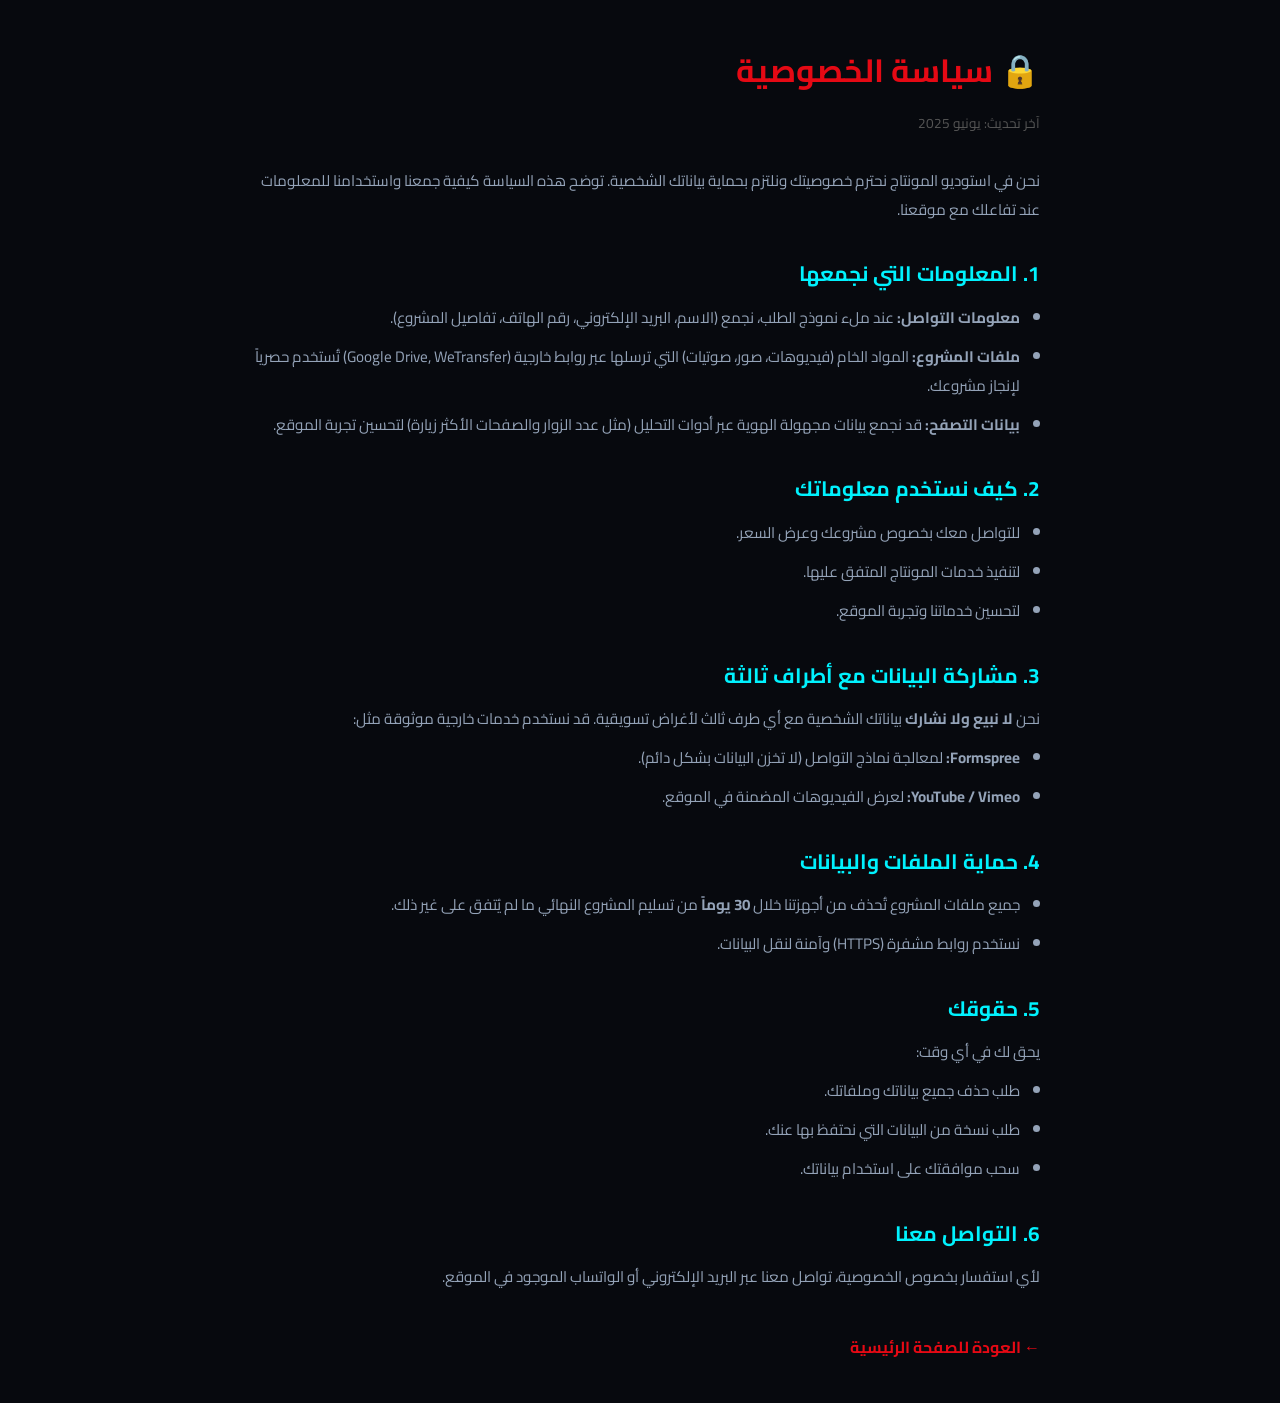
<file: privacy.html>
<!DOCTYPE html>
<html lang="ar" dir="rtl">
<head>
    <meta charset="UTF-8">
    <meta name="viewport" content="width=device-width, initial-scale=1.0">
    <title>سياسة الخصوصية | استوديو المونتاج</title>
    <link href="https://fonts.googleapis.com/css2?family=Cairo:wght@400;600;700&display=swap" rel="stylesheet">
    <style>
        * { margin: 0; padding: 0; box-sizing: border-box; font-family: 'Cairo', sans-serif; }
        body { background: #07090e; color: #f8fafc; padding: 40px 6%; line-height: 1.9; }
        .container { max-width: 800px; margin: auto; }
        h1 { color: #e50914; margin-bottom: 10px; font-size: 2rem; }
        h2 { color: #00f2fe; margin-top: 30px; margin-bottom: 10px; font-size: 1.3rem; }
        p, li { color: #94a3b8; font-size: 0.95rem; margin-bottom: 10px; }
        ul { padding-right: 20px; }
        .back-link { color: #e50914; text-decoration: none; font-weight: bold; display: inline-block; margin-top: 30px; }
        .back-link:hover { text-decoration: underline; }
        .update-date { color: #555; font-size: 0.85rem; margin-bottom: 30px; }
    </style>
</head>
<body>
    <div class="container">
        <h1>🔒 سياسة الخصوصية</h1>
        <p class="update-date">آخر تحديث: يونيو 2025</p>

        <p>نحن في استوديو المونتاج نحترم خصوصيتك ونلتزم بحماية بياناتك الشخصية. توضح هذه السياسة كيفية جمعنا واستخدامنا للمعلومات عند تفاعلك مع موقعنا.</p>

        <h2>1. المعلومات التي نجمعها</h2>
        <ul>
            <li><strong>معلومات التواصل:</strong> عند ملء نموذج الطلب، نجمع (الاسم، البريد الإلكتروني، رقم الهاتف، تفاصيل المشروع).</li>
            <li><strong>ملفات المشروع:</strong> المواد الخام (فيديوهات، صور، صوتيات) التي ترسلها عبر روابط خارجية (Google Drive, WeTransfer) تُستخدم حصرياً لإنجاز مشروعك.</li>
            <li><strong>بيانات التصفح:</strong> قد نجمع بيانات مجهولة الهوية عبر أدوات التحليل (مثل عدد الزوار والصفحات الأكثر زيارة) لتحسين تجربة الموقع.</li>
        </ul>

        <h2>2. كيف نستخدم معلوماتك</h2>
        <ul>
            <li>للتواصل معك بخصوص مشروعك وعرض السعر.</li>
            <li>لتنفيذ خدمات المونتاج المتفق عليها.</li>
            <li>لتحسين خدماتنا وتجربة الموقع.</li>
        </ul>

        <h2>3. مشاركة البيانات مع أطراف ثالثة</h2>
        <p>نحن <strong>لا نبيع ولا نشارك</strong> بياناتك الشخصية مع أي طرف ثالث لأغراض تسويقية. قد نستخدم خدمات خارجية موثوقة مثل:</p>
        <ul>
            <li><strong>Formspree:</strong> لمعالجة نماذج التواصل (لا تخزن البيانات بشكل دائم).</li>
            <li><strong>YouTube / Vimeo:</strong> لعرض الفيديوهات المضمنة في الموقع.</li>
        </ul>

        <h2>4. حماية الملفات والبيانات</h2>
        <ul>
            <li>جميع ملفات المشروع تُحذف من أجهزتنا خلال <strong>30 يوماً</strong> من تسليم المشروع النهائي ما لم يُتفق على غير ذلك.</li>
            <li>نستخدم روابط مشفرة (HTTPS) وآمنة لنقل البيانات.</li>
        </ul>

        <h2>5. حقوقك</h2>
        <p>يحق لك في أي وقت:</p>
        <ul>
            <li>طلب حذف جميع بياناتك وملفاتك.</li>
            <li>طلب نسخة من البيانات التي نحتفظ بها عنك.</li>
            <li>سحب موافقتك على استخدام بياناتك.</li>
        </ul>

        <h2>6. التواصل معنا</h2>
        <p>لأي استفسار بخصوص الخصوصية، تواصل معنا عبر البريد الإلكتروني أو الواتساب الموجود في الموقع.</p>

        <a href="index.html" class="back-link">← العودة للصفحة الرئيسية</a>
    </div>
</body>
</html>
</file>
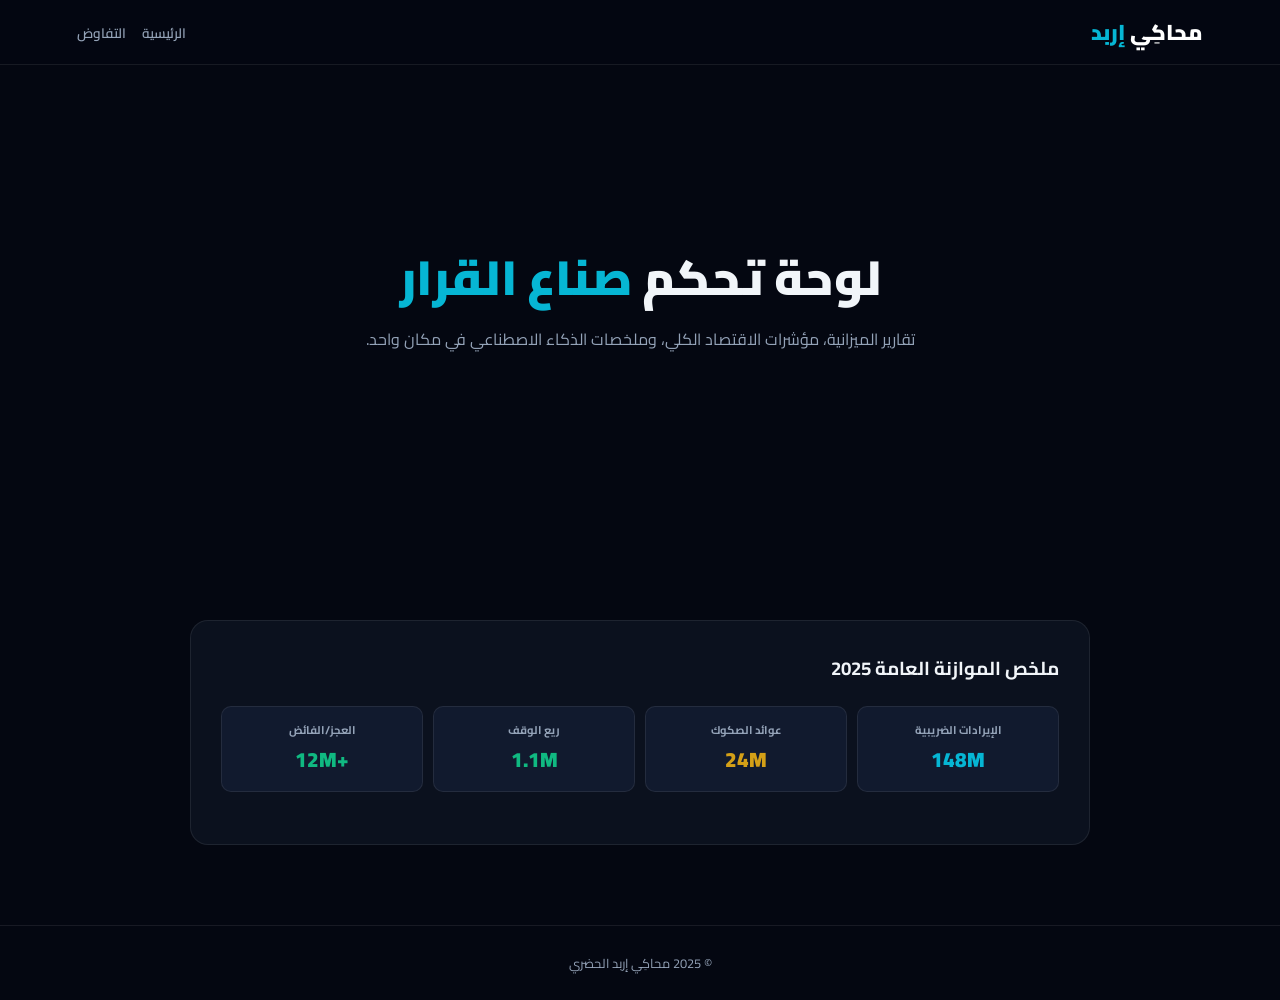
<file: templates/dashboard.html>
<!DOCTYPE html>
<html lang="ar" dir="rtl">
<head>
    <meta charset="UTF-8">
    <title>لوحة تحكم صناع القرار | محاكِي إربد</title>
    <link href="https://fonts.googleapis.com/css2?family=Cairo:wght@400;700;900&display=swap" rel="stylesheet">
    <link rel="stylesheet" href="/static/css/style.css">
</head>
<body>
    <header>
        <a href="/" class="logo"><i class="fa-solid fa-city"></i> محاكِي <span>إربد</span></a>
        <nav><ul><li><a href="/">الرئيسية</a></li><li><a href="/multiplayer">التفاوض</a></li></ul></nav>
    </header>
    <section class="hero" style="min-height:60vh;">
        <h1>لوحة تحكم <span>صناع القرار</span></h1>
        <p style="color:var(--muted);">تقارير الميزانية، مؤشرات الاقتصاد الكلي، وملخصات الذكاء الاصطناعي في مكان واحد.</p>
    </section>
    <section class="section">
        <div style="background:var(--card); border:1px solid var(--border); border-radius:18px; padding:30px; max-width:900px; margin:auto;">
            <h3 style="margin-bottom:20px;">ملخص الموازنة العامة 2025</h3>
            <div class="macro-grid">
                <div class="macro-card"><h4 style="font-size:0.7rem; color:var(--muted);">الإيرادات الضريبية</h4><div class="macro-val" style="color:var(--cyan);">148M</div></div>
                <div class="macro-card"><h4 style="font-size:0.7rem; color:var(--muted);">عوائد الصكوك</h4><div class="macro-val" style="color:var(--gold);">24M</div></div>
                <div class="macro-card"><h4 style="font-size:0.7rem; color:var(--muted);">ريع الوقف</h4><div class="macro-val" style="color:var(--green);">1.1M</div></div>
                <div class="macro-card"><h4 style="font-size:0.7rem; color:var(--muted);">العجز/الفائض</h4><div class="macro-val" style="color:var(--green);">+12M</div></div>
            </div>
        </div>
    </section>
    <footer><p>&copy; 2025 محاكِي إربد الحضري</p></footer>
</body>
</html>
</file>
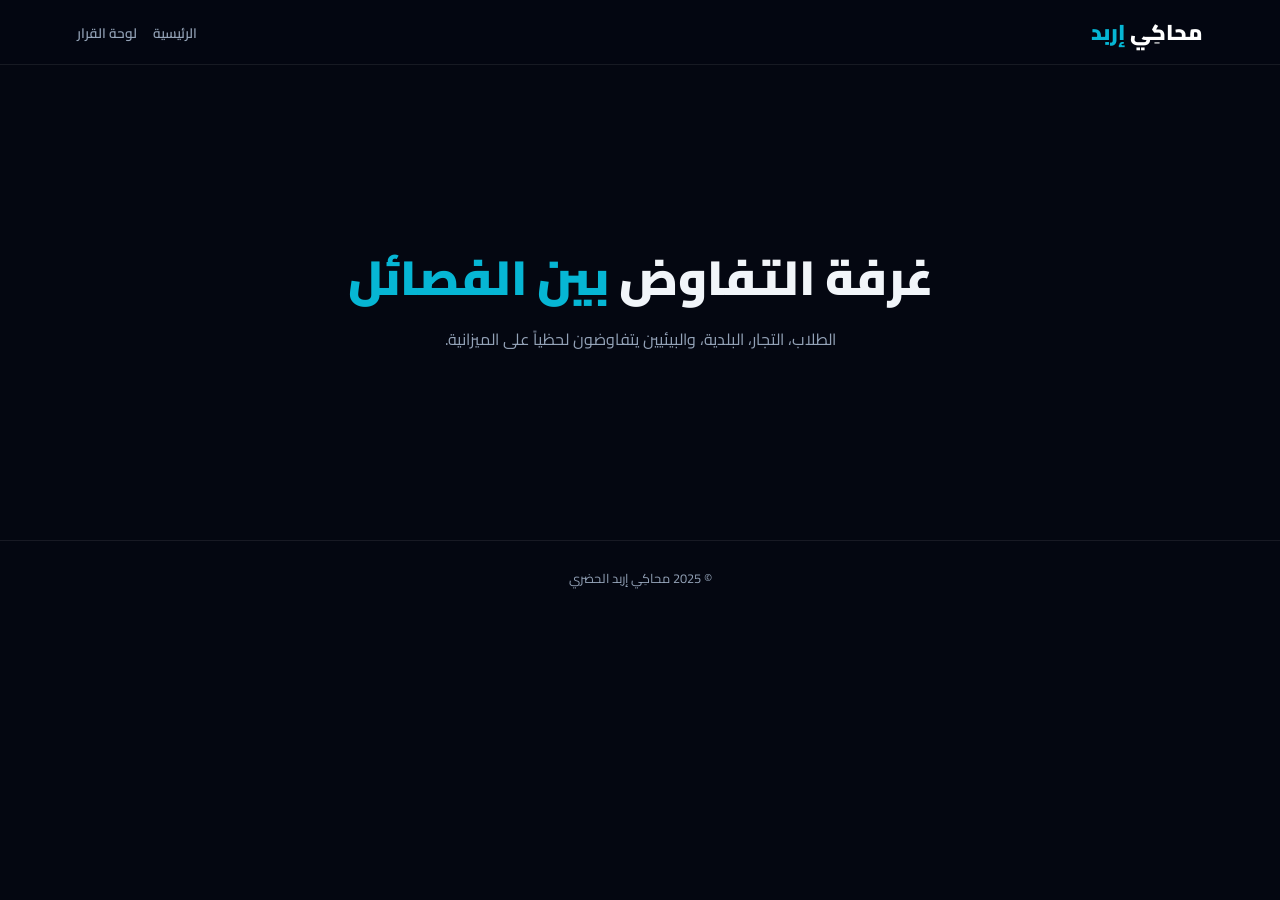
<file: templates/multiplayer.html>
<!DOCTYPE html>
<html lang="ar" dir="rtl">
<head>
    <meta charset="UTF-8">
    <title>غرفة التفاوض | محاكِي إربد</title>
    <link href="https://fonts.googleapis.com/css2?family=Cairo:wght@400;700;900&display=swap" rel="stylesheet">
    <link rel="stylesheet" href="/static/css/style.css">
</head>
<body>
    <header>
        <a href="/" class="logo"><i class="fa-solid fa-city"></i> محاكِي <span>إربد</span></a>
        <nav><ul><li><a href="/">الرئيسية</a></li><li><a href="/dashboard">لوحة القرار</a></li></ul></nav>
    </header>
    <section class="hero" style="min-height:60vh;">
        <h1>غرفة التفاوض <span>بين الفصائل</span></h1>
        <p style="color:var(--muted);">الطلاب، التجار، البلدية، والبيئيين يتفاوضون لحظياً على الميزانية.</p>
    </section>
    <footer><p>&copy; 2025 محاكِي إربد الحضري</p></footer>
</body>
</html>
</file>
<file: static/css/style.css>
:root {
    --bg: #040711; --card: #0b111e; --card2: #111a2e;
    --green: #10b981; --blue: #3b82f6; --orange: #f59e0b;
    --red: #ef4444; --purple: #8b5cf6; --cyan: #06b6d4;
    --gold: #d4a017; --text: #f1f5f9; --muted: #94a3b8;
    --border: rgba(255,255,255,0.08);
}
* { margin:0; padding:0; box-sizing:border-box; font-family:'Cairo',sans-serif; scroll-behavior:smooth; }
body { background:var(--bg); color:var(--text); overflow-x:hidden; }
header { position:fixed; top:0; width:100%; background:rgba(4,7,17,0.94); backdrop-filter:blur(15px); z-index:1000; border-bottom:1px solid var(--border); padding:12px 6%; display:flex; justify-content:space-between; align-items:center; }
.logo { font-size:1.35rem; font-weight:900; color:#fff; text-decoration:none; }
.logo span { color:var(--cyan); }
nav ul { display:flex; list-style:none; gap:16px; }
nav a { color:var(--muted); text-decoration:none; font-weight:600; font-size:0.85rem; }
nav a:hover { color:var(--cyan); }
.btn-main { background:var(--green); color:#000; padding:8px 18px; border-radius:8px; font-weight:800; border:none; cursor:pointer; display:inline-flex; align-items:center; gap:6px; }
.btn-ai { background:linear-gradient(135deg, var(--purple), #6366f1); color:#fff; padding:10px 22px; border-radius:8px; font-weight:800; border:none; cursor:pointer; }
.btn-gold { background:linear-gradient(135deg, var(--gold), #b3830e); color:#000; padding:8px 18px; border-radius:8px; font-weight:800; border:none; cursor:pointer; }
.btn-outline { background:var(--card); border:1px solid var(--border); color:#fff; padding:8px 18px; border-radius:8px; font-weight:700; cursor:pointer; }
.hero { min-height:100vh; padding:120px 6% 60px; display:flex; flex-direction:column; align-items:center; justify-content:center; text-align:center; }
.hero h1 { font-size:3rem; font-weight:900; max-width:900px; line-height:1.3; margin-bottom:15px; }
.hero h1 span { color:var(--cyan); }
.section { padding:80px 6%; max-width:1200px; margin:auto; }
.sec-header { text-align:center; margin-bottom:40px; }
.sec-header h2 { font-size:2rem; font-weight:800; }

/* طبقة اليرموك */
.yarmouk-layer { background:linear-gradient(135deg, rgba(6,182,212,0.06), rgba(139,92,246,0.04)); border:1px solid rgba(6,182,212,0.25); border-radius:18px; padding:30px; }
.yarmouk-kpi-grid { display:grid; grid-template-columns:repeat(auto-fit, minmax(180px, 1fr)); gap:12px; margin:20px 0; }
.yarmouk-kpi { background:rgba(0,0,0,0.3); border:1px solid var(--border); padding:16px; border-radius:10px; text-align:center; }
.yarmouk-kpi h5 { font-size:0.75rem; color:var(--muted); }
.yarmouk-kpi .val { font-size:1.5rem; font-weight:900; color:var(--cyan); }
.yarmouk-controls { display:grid; grid-template-columns:repeat(auto-fit, minmax(260px, 1fr)); gap:15px; }
.yarmouk-card { background:var(--card); border:1px solid var(--border); border-radius:12px; padding:18px; }
.yarmouk-card h4 { font-size:0.95rem; margin-bottom:8px; }
.switch { position:relative; display:inline-block; width:44px; height:24px; }
.switch input { opacity:0; width:0; height:0; }
.slider-sw { position:absolute; cursor:pointer; inset:0; background:rgba(255,255,255,0.1); border-radius:24px; transition:.4s; }
.slider-sw:before { position:absolute; content:""; height:16px; width:16px; left:4px; bottom:4px; background:#fff; border-radius:50%; transition:.4s; }
input:checked + .slider-sw { background:var(--cyan); }
input:checked + .slider-sw:before { transform:translateX(20px); }

.macro-grid { display:grid; grid-template-columns:repeat(auto-fit, minmax(130px, 1fr)); gap:10px; margin-bottom:22px; }
.macro-card { background:var(--card2); border:1px solid var(--border); border-radius:10px; padding:12px; text-align:center; }
.macro-val { font-size:1.3rem; font-weight:900; }
.sector-row { display:flex; align-items:center; gap:12px; margin-bottom:10px; padding:10px; background:var(--card2); border-radius:10px; flex-wrap:wrap; }
.sector-slider { flex:2; min-width:140px; }
.sector-slider input[type="range"] { width:100%; accent-color:var(--green); }
.sector-value { font-size:0.95rem; font-weight:900; color:var(--cyan); min-width:55px; text-align:center; }
footer { border-top:1px solid var(--border); padding:25px 6%; text-align:center; color:var(--muted); font-size:0.8rem; }
@media(max-width:768px) { .hero h1 { font-size:2rem; } nav ul { display:none; } }
</file>
